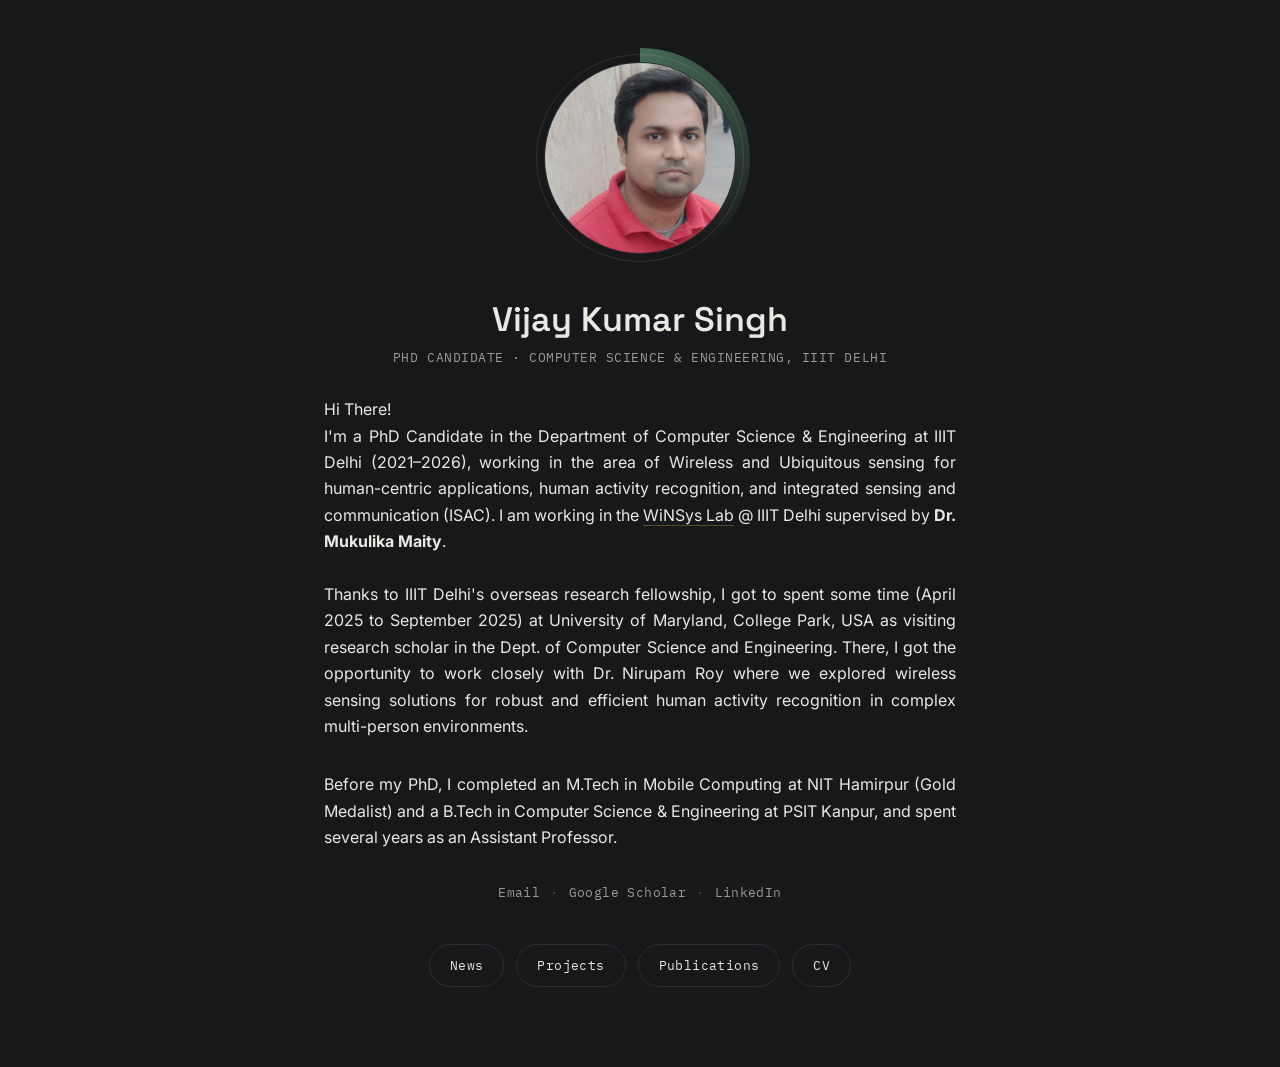
<file: index.html>
<!DOCTYPE html>
<html lang="en">
<head>
<meta charset="UTF-8">
<meta name="viewport" content="width=device-width, initial-scale=1.0">
<title>Vijay Kumar Singh</title>
<meta name="description" content="Vijay Kumar Singh — PhD Candidate at IIIT Delhi working on wireless sensing, signal processing, and integrated sensing and communication.">
<link rel="preconnect" href="https://fonts.googleapis.com">
<link rel="preconnect" href="https://fonts.gstatic.com" crossorigin>
<link href="https://fonts.googleapis.com/css2?family=Space+Grotesk:wght@500;600;700&family=Inter:wght@400;500;600&family=IBM+Plex+Mono:wght@400;500&display=swap" rel="stylesheet">
<link rel="stylesheet" href="style.css">
</head>
<body>
<main class="container hero">

  <!-- Radar-sweep avatar. To use a real photo, replace the avatar-wrap
       contents with: <img src="images/your-photo.jpg" alt="Vijay Kumar Singh"> -->
  <div class="radar-wrap" aria-hidden="true">
    <div class="radar-ring r1"></div>
    <div class="radar-ring r2"></div>
    <div class="radar-ring r3"></div>
    <div class="radar-sweep"></div>
    <div class="avatar-wrap">
      <div class="avatar avatar-lg">
        <img src="vijay.jpg" alt="Vijay Kumar Singh">
      </div>
    </div>
  </div>

  <h1 class="name">Vijay Kumar Singh</h1>
  <p class="tagline">PhD Candidate · Computer Science &amp; Engineering, IIIT Delhi</p>

  <p class="bio">
    Hi There! <br> 
    I'm a PhD Candidate in the Department of Computer Science &amp;
    Engineering at IIIT Delhi (2021&ndash;2026), working in the area of Wireless and Ubiquitous sensing for 
    human-centric applications, human activity recognition, and
    integrated sensing and communication (ISAC). I am working in the 
    <a href="https://cse.iitm.ac.in/~mukulika/lab-website/index.html" target="_blank" rel="noopener">WiNSys Lab</a> @ IIIT Delhi supervised by
    <strong>Dr. Mukulika Maity</strong>. 
    <!-- My doctoral research focus on,
    &ldquo;Towards Enabling Ubiquitous, Robust, Lightweight, and
    Resource-Efficient WiFi Sensing,&rdquo; focuses on building WiFi sensing
    systems that provide robust and real-time activity recognition utilizing with WiFi infrastructure 
    for human-centric applications. -->
      <br>
      <br>
      Thanks to IIIT Delhi's overseas research fellowship, I got to spent some time (April 2025 to September 2025) at 
      University of Maryland, College Park, USA as visiting 
      research scholar in the Dept. of Computer Science and Engineering. There, 
      I got the opportunity to work closely with Dr. Nirupam Roy 
      where we explored wireless sensing solutions for robust and efficient human activity 
      recognition in complex multi-person environments.

  </p>

  <p class="bio">
    Before my PhD, I completed an M.Tech in Mobile Computing at NIT Hamirpur
    (Gold Medalist) and a B.Tech in Computer Science &amp; Engineering at
    PSIT Kanpur, and spent several years as an Assistant Professor. 
    <!-- I've
    also been a Visiting Research Scholar at the University of Maryland,
    College Park (with Dr. Nirupam Roy) and at IIT Madras (with
    Dr. Mukulika Maity and Dr. Ayon Chakraborty). -->
  </p>

  <!-- TODO: paste your actual Google Scholar profile URL below (the PDF
       didn't expose the hyperlink target, only the "Google Scholar" text). -->
  <p class="social-row">
    <a href="mailto:vijaysi@iiitd.ac.in">Email</a><span class="sep">·</span><a href="https://scholar.google.com/citations?hl=en&user=kNr-Pc0AAAAJ&view_op=list_works&sortby=pubdate" rel="noopener">Google Scholar</a><span class="sep">·</span><a href="https://www.linkedin.com/in/vijaykrsingh"  rel="noopener">LinkedIn</a>
  </p>

  <nav class="nav-pills">
    <a href="news.html">News</a>
    <a href="projects.html">Projects</a>
    <a href="publications.html">Publications</a>
    <a href="cv.pdf">CV</a>
  </nav>

</main>
</body>
</html>
</file>
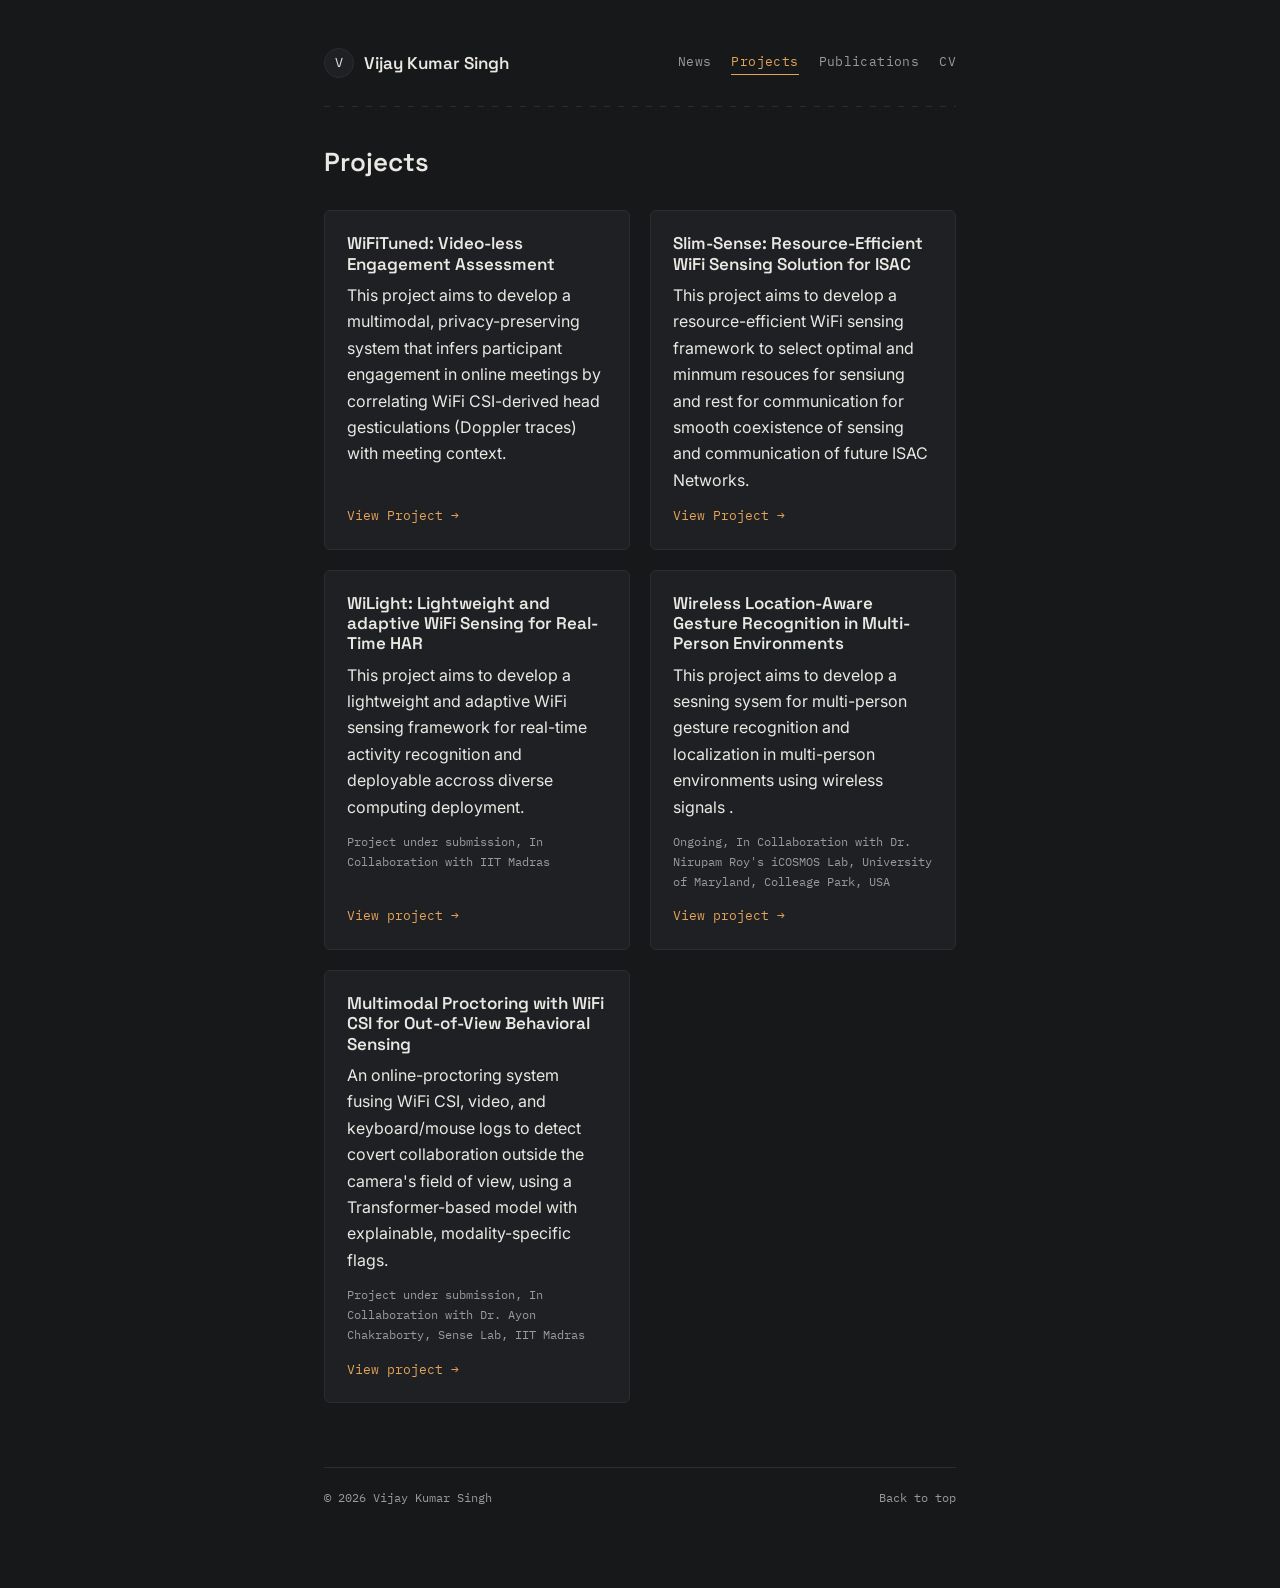
<file: projects.html>
<!DOCTYPE html>
<html lang="en">
<head>
<meta charset="UTF-8">
<meta name="viewport" content="width=device-width, initial-scale=1.0">
<title>Projects | Vijay Kumar Singh</title>
<link rel="preconnect" href="https://fonts.googleapis.com">
<link rel="preconnect" href="https://fonts.gstatic.com" crossorigin>
<link href="https://fonts.googleapis.com/css2?family=Space+Grotesk:wght@500;600;700&family=Inter:wght@400;500;600&family=IBM+Plex+Mono:wght@400;500&display=swap" rel="stylesheet">
<link rel="stylesheet" href="style.css">
</head>
<body>
<div class="container">

  <header class="site-header">
    <a class="brand" href="index.html">
      <span class="avatar avatar-sm">V</span>
      <span class="brand-name">Vijay Kumar Singh</span>
    </a>
    <nav class="site-nav">
      <a href="news.html">News</a>
      <a href="projects.html" class="active">Projects</a>
      <a href="publications.html">Publications</a>
      <a href="cv.pdf">CV</a>
    </nav>
  </header>
  <div class="waveform-divider"></div>

  <h1 class="page-title">Projects</h1>

  <div class="project-grid">

    <article class="project-card">
      <h2>WiFiTuned: Video-less Engagement Assessment</h2>
      <p class="project-desc">This project aims to develop a multimodal, privacy-preserving system that infers participant engagement in online meetings by correlating WiFi CSI-derived head gesticulations (Doppler traces) with meeting context.</p>
      <!-- <p class="project-people">Vijay Kumar Singh, IIIT Delhi</p> -->
      <a class="project-link" href="wifituned.html"  rel="noopener">View Project &rarr;</a>
    </article>

    <article class="project-card">
      <h2>Slim-Sense: Resource-Efficient WiFi Sensing Solution for ISAC</h2>
      <p class="project-desc">This project aims to develop a resource-efficient WiFi sensing framework to select optimal and minmum resouces for sensiung and rest for communication for smooth coexistence of sensing and communication of future ISAC Networks.</p>
      <!-- <p class="project-people">Vijay Kumar Singh, IIIT Delhi</p> -->
      <a class="project-link" href="slimsense.html" rel="noopener">View Project &rarr;</a>
    </article>
    <!-- https://doi.org/10.1145/3712271 -->

    <article class="project-card">
      <h2>WiLight: Lightweight and adaptive WiFi Sensing for Real-Time HAR</h2>
      <p class="project-desc"> This project aims to develop a  lightweight and adaptive WiFi sensing framework for real-time activity recognition and deployable accross diverse computing deployment.</p>
      <p class="project-people">Project under submission, In Collaboration with IIT Madras  </p>
      <a class="project-link" href="#">View project &rarr;</a>
    </article>

    

    

    <article class="project-card">
      <h2>Wireless Location-Aware Gesture Recognition in Multi-Person Environments</h2>
      <p class="project-desc">This project aims to develop a sesning sysem for multi-person gesture recognition and localization in multi-person environments using wireless signals .</p>
      <p class="project-people">Ongoing, In Collaboration with Dr. Nirupam Roy's iCOSMOS Lab, University of Maryland, Colleage Park, USA</p>
      <a class="project-link" href="#">View project &rarr;</a>
    </article>

    <article class="project-card">
      <h2>Multimodal Proctoring with WiFi CSI for Out-of-View Behavioral Sensing</h2>
      <p class="project-desc">An online-proctoring system fusing WiFi CSI, video, and keyboard/mouse logs to detect covert collaboration outside the camera's field of view, using a Transformer-based model with explainable, modality-specific flags.</p>
      <p class="project-people">Project under submission, In Collaboration with Dr. Ayon Chakraborty, Sense Lab, IIT Madras</p>
      <a class="project-link" href="#">View project &rarr;</a>
    </article>

  </div>

  <footer class="site-footer">
    <span>&copy; 2026 Vijay Kumar Singh</span>
    <a href="#top">Back to top</a>
  </footer>

</div>
</body>
</html>
</file>
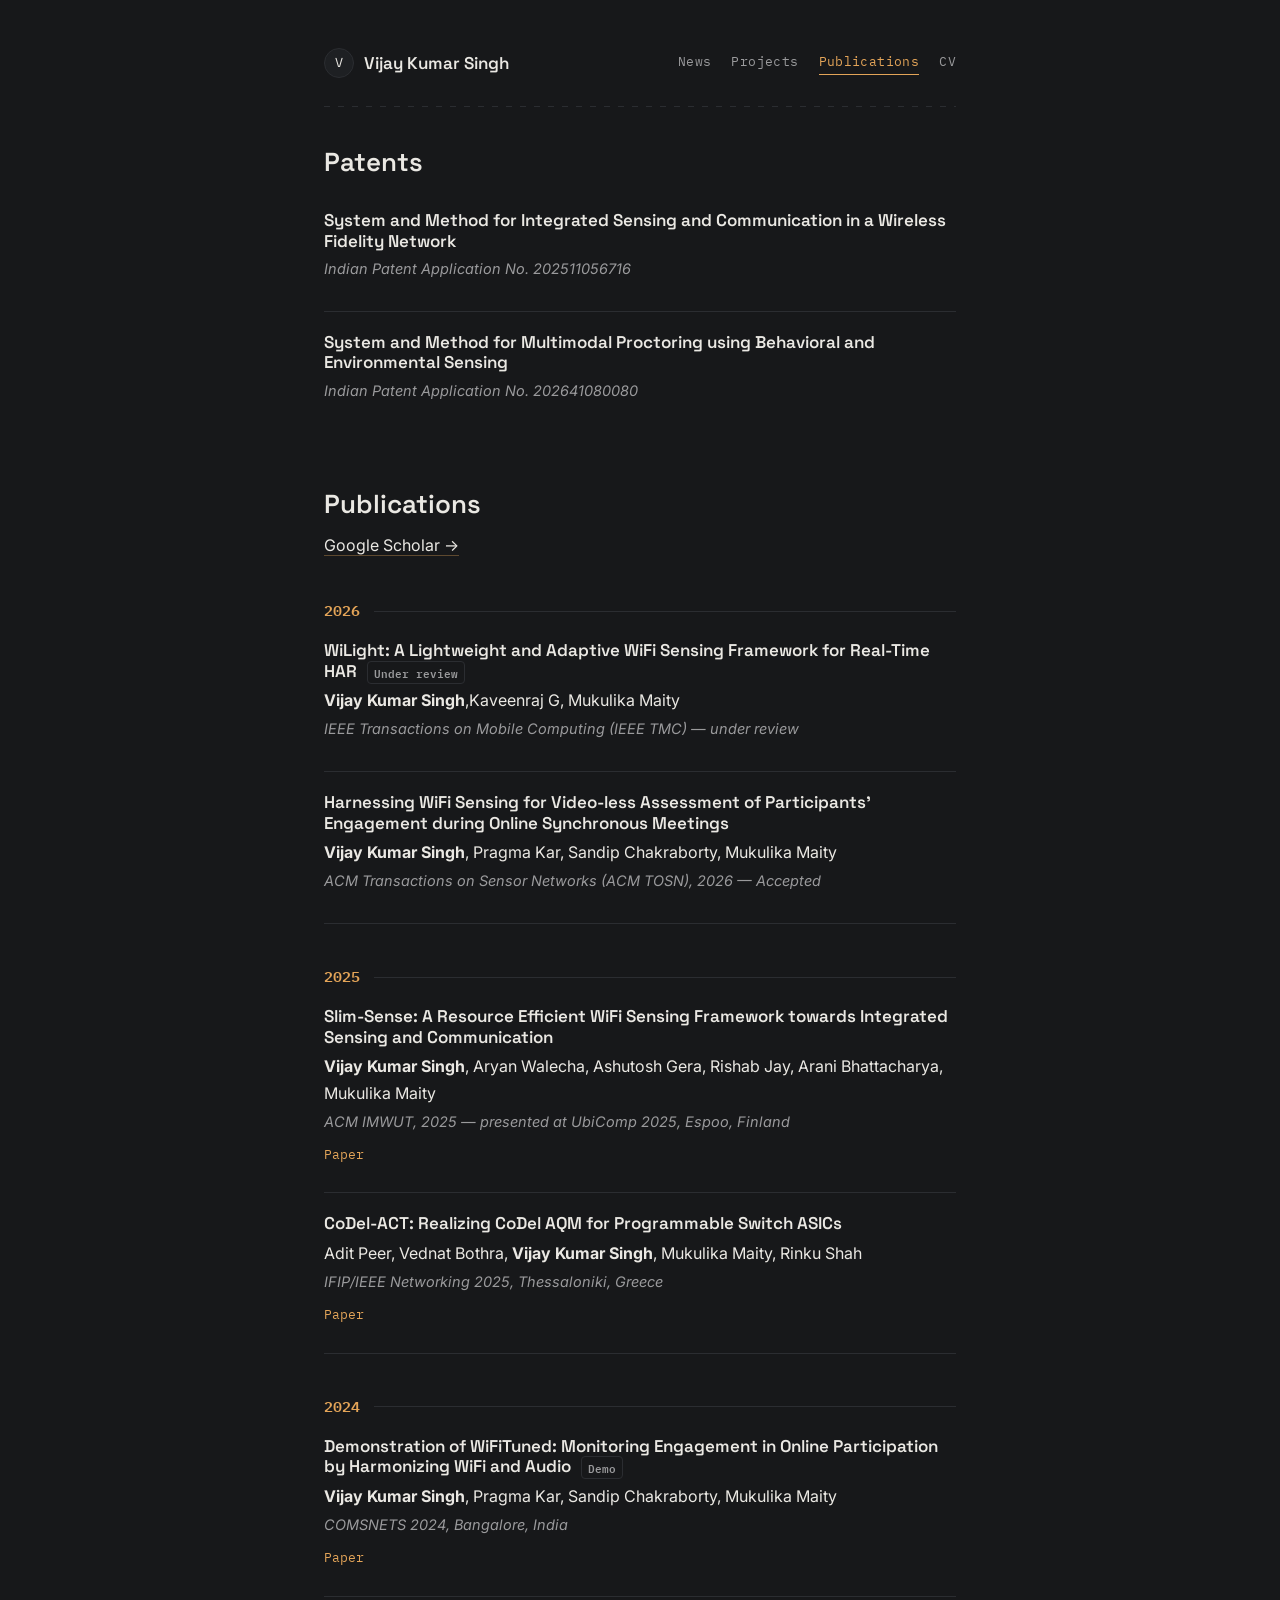
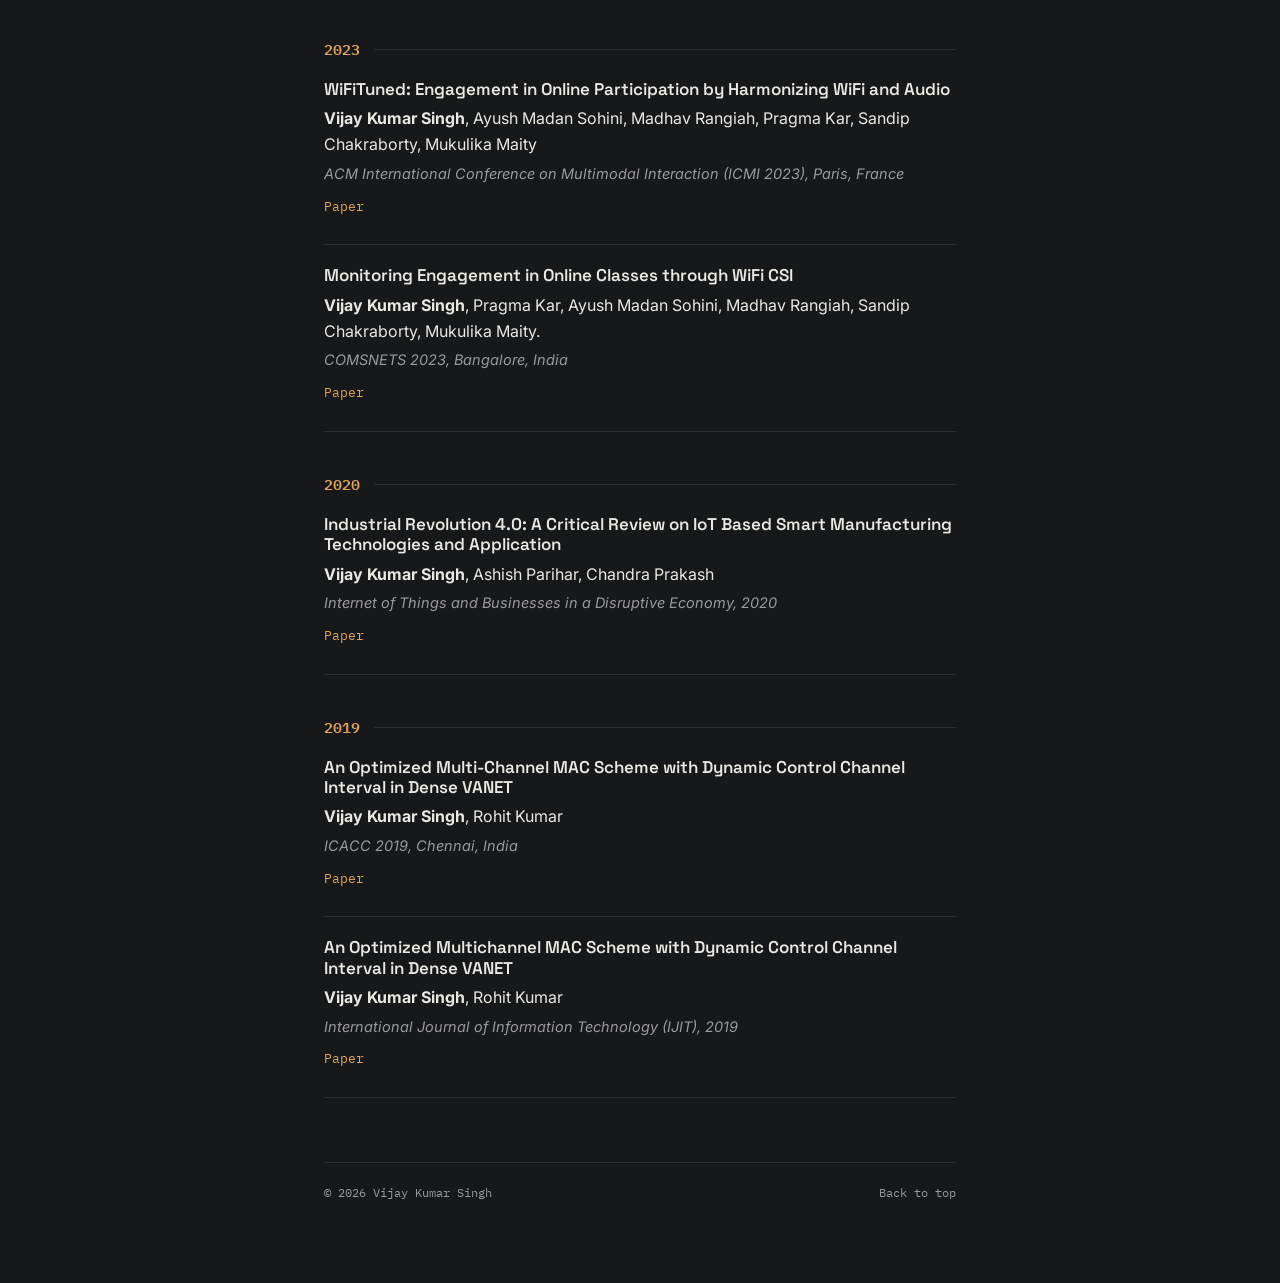
<file: publications.html>
<!DOCTYPE html>
<html lang="en">
<head>
<meta charset="UTF-8">
<meta name="viewport" content="width=device-width, initial-scale=1.0">
<title>Publications | Vijay Kumar Singh</title>
<link rel="preconnect" href="https://fonts.googleapis.com">
<link rel="preconnect" href="https://fonts.gstatic.com" crossorigin>
<link href="https://fonts.googleapis.com/css2?family=Space+Grotesk:wght@500;600;700&family=Inter:wght@400;500;600&family=IBM+Plex+Mono:wght@400;500&display=swap" rel="stylesheet">
<link rel="stylesheet" href="style.css">
</head>
<body>
<div class="container">

  <header class="site-header">
    <a class="brand" href="index.html">
      <span class="avatar avatar-sm">V</span>
      <span class="brand-name">Vijay Kumar Singh</span>
    </a>
    <nav class="site-nav">
      <a href="news.html">News</a>
      <a href="projects.html">Projects</a>
      <a href="publications.html" class="active">Publications</a>
      <a href="cv.pdf">CV</a>
    </nav>
  </header>
  <div class="waveform-divider"></div>

  <h1 class="page-title">Patents</h1>

  <article class="pub">
    <h3 class="pub-title">System and Method for Integrated Sensing and Communication in a Wireless Fidelity Network</h3>
    <p class="pub-venue">Indian Patent Application No. 202511056716</p>
  </article>

  <article class="pub" style="border-bottom:none;">
    <h3 class="pub-title">System and Method for Multimodal Proctoring using Behavioral and Environmental Sensing</h3>
    <p class="pub-venue">Indian Patent Application No. 202641080080</p>
  </article>

  <h1 class="page-title" style="margin-top:56px;">Publications</h1>
  <!-- TODO: paste your actual Google Scholar profile URL here -->
  <p style="margin-top:-20px;"><a href="https://scholar.google.com/citations?user=kNr-Pc0AAAAJ&hl=en"  rel="noopener">Google Scholar &rarr;</a></p>

  <!-- Author lists aren't shown per-paper on the CV, only the paper titles
       and venues — replace "et al." below with the full author list for
       each paper. -->

  <div class="year-heading"><h2>2026</h2><div class="rule"></div></div>

  <article class="pub">
    <h3 class="pub-title">WiLight: A Lightweight and Adaptive WiFi Sensing Framework for Real-Time HAR <span class="pub-tag">Under review</span></h3>
    <p class="pub-authors"><strong>Vijay Kumar Singh</strong>,Kaveenraj G, Mukulika Maity</p>
    <p class="pub-venue">IEEE Transactions on Mobile Computing (IEEE TMC) — under review</p>
  </article>

  <article class="pub">
    <h3 class="pub-title">Harnessing WiFi Sensing for Video-less Assessment of Participants' Engagement during Online Synchronous Meetings</h3>
    <p class="pub-authors"><strong>Vijay Kumar Singh</strong>, Pragma Kar, Sandip Chakraborty, Mukulika Maity</p>
    <p class="pub-venue">ACM Transactions on Sensor Networks (ACM TOSN), 2026 — Accepted </p>
  </article>

  

  <div class="year-heading"><h2>2025</h2><div class="rule"></div></div>

  <article class="pub">
    <h3 class="pub-title">Slim-Sense: A Resource Efficient WiFi Sensing Framework towards Integrated Sensing and Communication</h3>
    <p class="pub-authors"><strong>Vijay Kumar Singh</strong>, Aryan Walecha, Ashutosh Gera, Rishab Jay, Arani Bhattacharya, Mukulika Maity</p>
    <p class="pub-venue">ACM IMWUT, 2025 — presented at UbiComp 2025, Espoo, Finland</p>
    <div class="pub-links">
      <a href="https://doi.org/10.1145/3712271" target="_blank" rel="noopener">Paper</a>
    </div>
  </article>

  <article class="pub">
    <h3 class="pub-title">CoDel-ACT: Realizing CoDel AQM for Programmable Switch ASICs</h3>
    <p class="pub-authors">Adit Peer, Vednat Bothra, <strong>Vijay Kumar Singh</strong>, Mukulika Maity, Rinku Shah</p>
    <p class="pub-venue">IFIP/IEEE Networking 2025, Thessaloniki, Greece</p>
    <div class="pub-links">
      <a href="https://doi.org/10.23919/IFIPNetworking62109.2024.10619729" target="_blank" rel="noopener">Paper</a>
    </div>
  </article>

  

  <div class="year-heading"><h2>2024</h2><div class="rule"></div></div>
  <article class="pub">
    <h3 class="pub-title">Demonstration of WiFiTuned: Monitoring Engagement in Online Participation by Harmonizing WiFi and Audio <span class="pub-tag">Demo</span></h3>
    <p class="pub-authors"><strong>Vijay Kumar Singh</strong>, Pragma Kar, Sandip Chakraborty, Mukulika Maity</p>
    <p class="pub-venue">COMSNETS 2024, Bangalore, India</p>
    <div class="pub-links">
      <a href="https://doi.org/10.1109/COMSNETS56262.2023.10041341" target="_blank" rel="noopener">Paper</a>
    </div>
  </article>

  <div class="year-heading"><h2>2023</h2><div class="rule"></div></div>

  <article class="pub">
    <h3 class="pub-title">WiFiTuned: Engagement in Online Participation by Harmonizing WiFi and Audio</h3>
    <p class="pub-authors"><strong>Vijay Kumar Singh</strong>, Ayush Madan Sohini, Madhav Rangiah, Pragma Kar, Sandip Chakraborty, Mukulika Maity </p>
    <p class="pub-venue">ACM International Conference on Multimodal Interaction (ICMI 2023), Paris, France</p>
    <div class="pub-links">
      <a href="https://dl.acm.org/doi/pdf/10.1145/3577190.3614108" target="_blank" rel="noopener">Paper</a>
    </div>
  </article>

  <article class="pub">
    <h3 class="pub-title">Monitoring Engagement in Online Classes through WiFi CSI</h3>
    <p class="pub-authors"><strong>Vijay Kumar Singh</strong>,  Pragma Kar, Ayush Madan Sohini, Madhav Rangiah, Sandip Chakraborty, Mukulika Maity.</p>
    <p class="pub-venue">COMSNETS 2023, Bangalore, India</p>
    <div class="pub-links">
      <a href="https://ieeexplore.ieee.org/stamp/stamp.jsp?tp=&arnumber=10041341"  rel="noopener">Paper</a>
    </div>
  </article>

  <div class="year-heading"><h2>2020</h2><div class="rule"></div></div>
  <article class="pub">
    <h3 class="pub-title">Industrial Revolution 4.0: A Critical Review on IoT Based Smart Manufacturing Technologies and Application</h3>
    <p class="pub-authors"><strong>Vijay Kumar Singh</strong>, Ashish Parihar, Chandra Prakash</p>
    <p class="pub-venue">Internet of Things and Businesses in a Disruptive Economy, 2020</p>
    <div class="pub-links">
      <a href="https://www.researchgate.net/profile/Ashish-Parihar-5/publication/359159598_Industrial_Revolution_40_A_Critical_Review_on_IoT_Based_Smart_Manufacturing_Technologies_Application/links/622b1a8e3c53d31ba4ba45b7/Industrial-Revolution-40-A-Critical-Review-on-IoT-Based-Smart-Manufacturing-Technologies-Application.pdf"  rel="noopener">Paper</a>
    </div>
  </article>

  

  <div class="year-heading"><h2>2019</h2><div class="rule"></div></div>

  <article class="pub">
    <h3 class="pub-title">An Optimized Multi-Channel MAC Scheme with Dynamic Control Channel Interval in Dense VANET</h3>
    <p class="pub-authors"><strong>Vijay Kumar Singh</strong>, Rohit Kumar</p>
    <p class="pub-venue">ICACC 2019, Chennai, India</p>
    <div class="pub-links">
      <a href="https://doi.org/10.1016/j.procs.2018.10.444"  rel="noopener">Paper</a>
    </div>
  </article>

  <article class="pub">
    <h3 class="pub-title">An Optimized Multichannel MAC Scheme with Dynamic Control Channel Interval in Dense VANET</h3>
    <p class="pub-authors"><strong>Vijay Kumar Singh</strong>, Rohit Kumar</p>
    <p class="pub-venue">International Journal of Information Technology (IJIT), 2019</p>
    <div class="pub-links">
      <a href="https://doi.org/10.1007/s41870-019-00292-z" rel="noopener">Paper</a>
    </div>
  </article>

  <footer class="site-footer">
    <span>&copy; 2026 Vijay Kumar Singh</span>
    <a href="#top">Back to top</a>
  </footer>

</div>
</body>
</html>
</file>
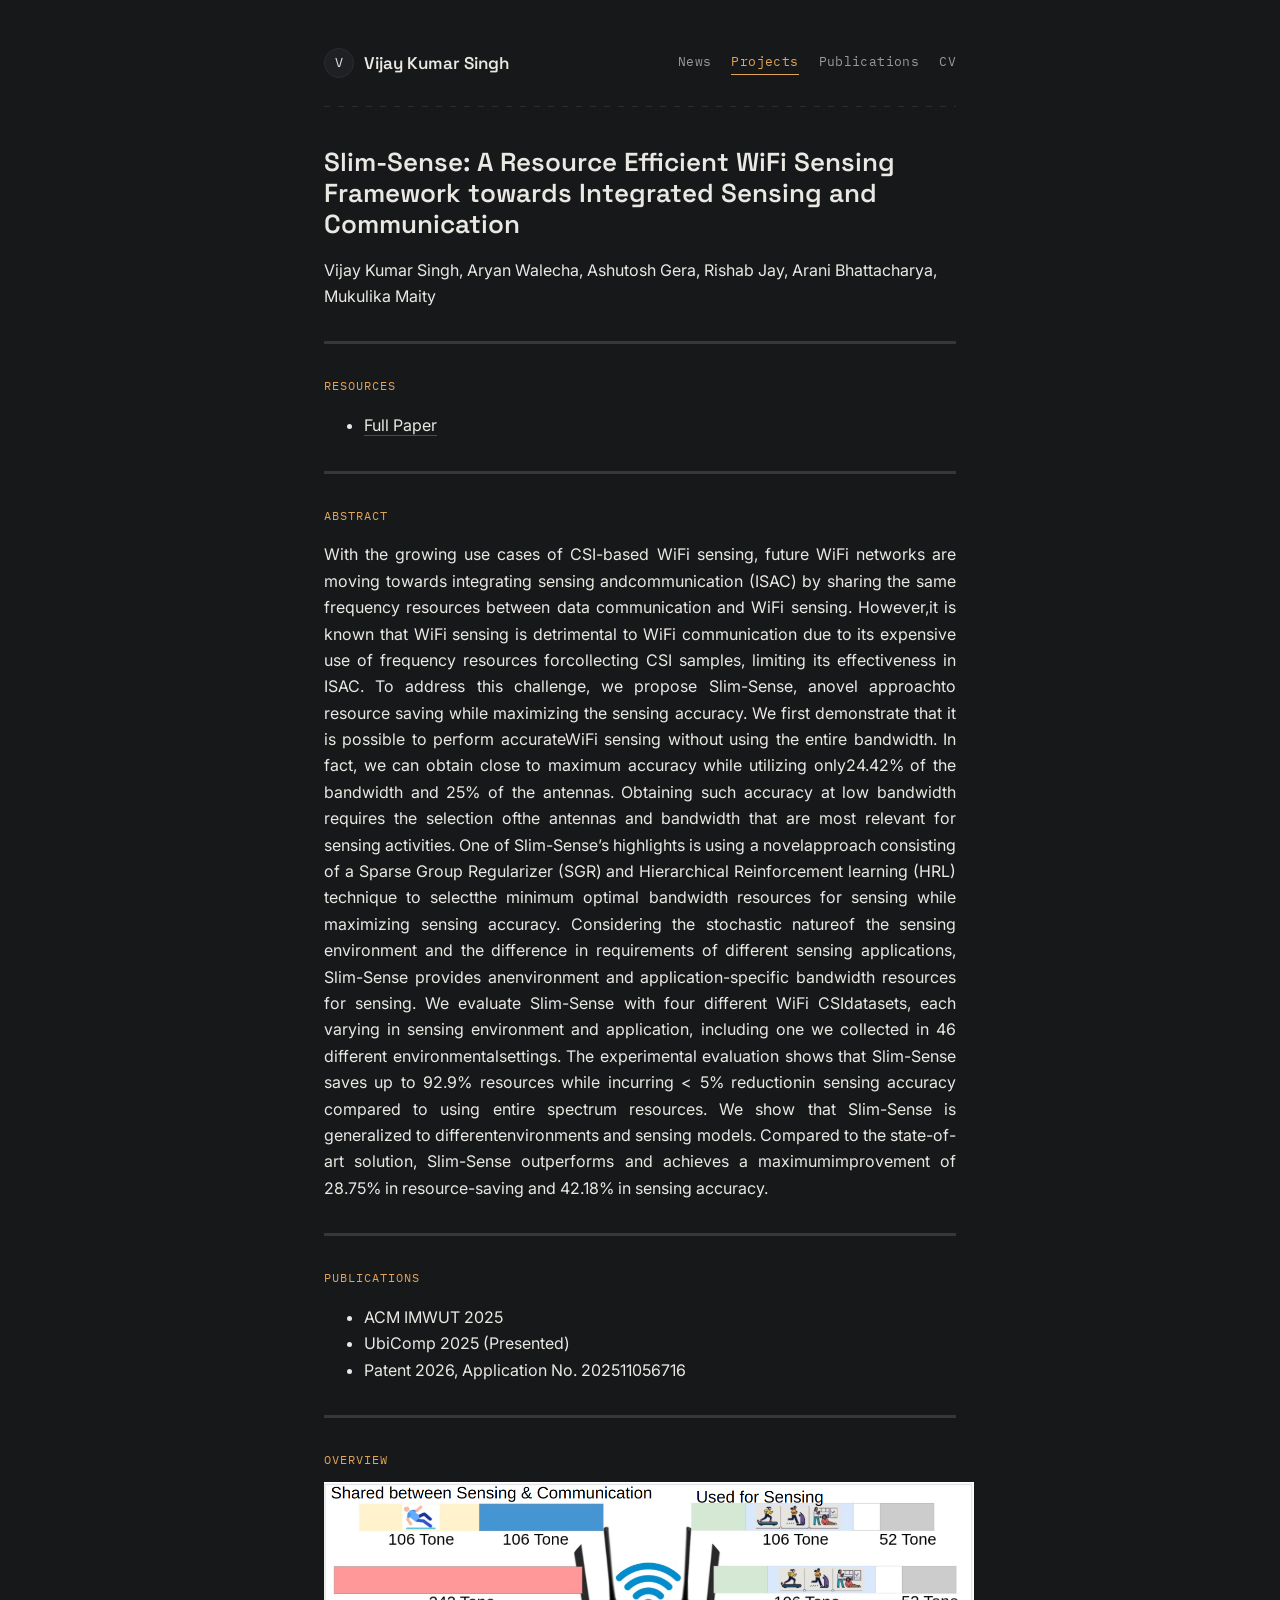
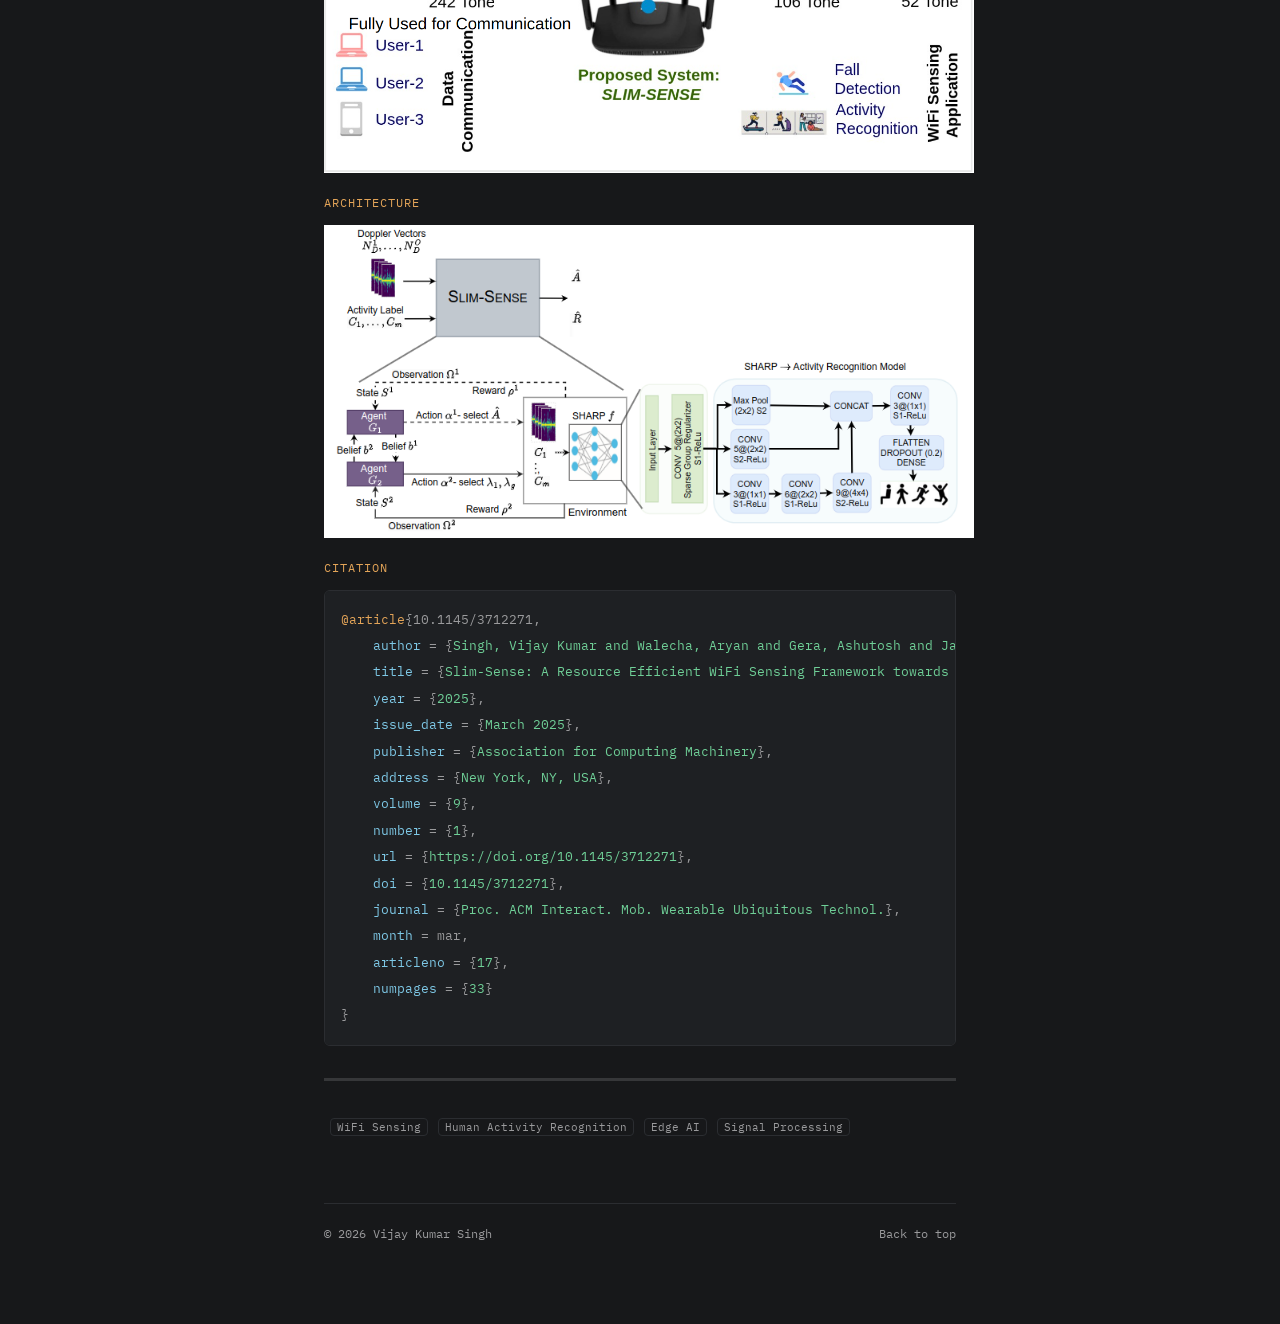
<file: slimsense.html>
<!DOCTYPE html>
<html lang="en">
<head>
<meta charset="UTF-8">
<meta name="viewport" content="width=device-width, initial-scale=1.0">
<title>Slim-Sense | Vijay Kumar Singh</title>
<meta name="description" content="Slim-Sense: A Resource Efficient WiFi Sensing Framework towards Integrated Sensing and Communication.">
<link rel="preconnect" href="https://fonts.googleapis.com">
<link rel="preconnect" href="https://fonts.gstatic.com" crossorigin>
<link href="https://fonts.googleapis.com/css2?family=Space+Grotesk:wght@500;600;700&family=Inter:wght@400;500;600&family=IBM+Plex+Mono:wght@400;500&display=swap" rel="stylesheet">
<link rel="stylesheet" href="style.css">
</head>
<body>
<div class="container">

  <header class="site-header">
    <a class="brand" href="../index.html">
      <span class="avatar avatar-sm">V</span>
      <span class="brand-name">Vijay Kumar Singh</span>
    </a>
    <nav class="site-nav">
      <a href="news.html">News</a>
      <a href="projects.html" class="active">Projects</a>
      <a href="publications.html">Publications</a>
      <a href="cv.pdf">CV</a>
    </nav>
  </header>
  <div class="waveform-divider"></div>

  <h1 class="page-title" style="margin-bottom:8px;">Slim-Sense: A Resource Efficient WiFi Sensing Framework towards Integrated Sensing and Communication</h1>
  <p class="project-authors">Vijay Kumar Singh, Aryan Walecha, Ashutosh Gera, Rishab Jay, Arani Bhattacharya, Mukulika Maity  </p>

  <hr class="rule-full">

  <p class="eyebrow">Resources</p>
  <div class="resource-links">
    <!-- <span class="disabled">Paper (under review)</span> -->
        <ul>
        <li> <a href="https://dl.acm.org/doi/pdf/10.1145/3712271"  rel="noopener">Full Paper</a></li>
         <!-- <br> -->
        <!-- <li> <a href="https://ieeexplore.ieee.org/stamp/stamp.jsp?tp=&arnumber=10041341"  rel="noopener">Poster Paper</a></li> -->
        <ul>
  </div>
  <hr class="rule-full">

  <p class="eyebrow">Abstract</p>
  <p class="bio">
    With the growing use cases of CSI-based WiFi sensing, future WiFi networks are moving towards integrating sensing 
    andcommunication (ISAC) by sharing the same frequency resources between data communication and WiFi sensing. 
    However,it is known that WiFi sensing is detrimental to WiFi communication due to its expensive use of frequency 
    resources forcollecting CSI samples, limiting its effectiveness in ISAC. To address this challenge, we propose 
    Slim-Sense, anovel approachto resource saving while maximizing the sensing accuracy. We first demonstrate that 
    it is possible to perform accurateWiFi sensing without using the entire bandwidth. In fact, we can obtain close 
    to maximum accuracy while utilizing only24.42% of the bandwidth and 25% of the antennas. Obtaining such accuracy 
    at low bandwidth requires the selection ofthe antennas and bandwidth that are most relevant for sensing activities.
     One of Slim-Sense’s highlights is using a novelapproach consisting of a Sparse Group Regularizer (SGR) and 
     Hierarchical Reinforcement learning (HRL) technique to selectthe minimum optimal bandwidth resources for sensing 
     while maximizing sensing accuracy. Considering the stochastic natureof the sensing environment and the difference 
     in requirements of different sensing applications, Slim-Sense provides anenvironment and application-specific 
     bandwidth resources for sensing. We evaluate Slim-Sense with four different WiFi CSIdatasets, each varying in 
     sensing environment and application, including one we collected in 46 different environmentalsettings. 
     The experimental evaluation shows that Slim-Sense saves up to 92.9% resources while incurring < 5% 
     reductionin sensing accuracy compared to using entire spectrum resources. We show that Slim-Sense is 
     generalized to differentenvironments and sensing models. Compared to the state-of-art solution, 
     Slim-Sense outperforms 
    and achieves a maximumimprovement of 28.75% in resource-saving and 42.18% in sensing accuracy.
  </p>

  <hr class="rule-full">

  <p class="eyebrow">Publications</p>

  <p>
    <ul>
        <li> ACM IMWUT 2025 </li>
        <li> UbiComp 2025 (Presented) </li>
        <li> Patent 2026, Application No. 202511056716 </li>
        <!-- <li> ACM TOSN' 2026 (Publish Soon) </li> -->
        
      </ul>
  </p>
  <hr class="rule-full">

   <p class="eyebrow">Overview</p>
  <div class="figure">
    <img src="plots/slimsense_idea.png" alt="Slim-Sense Core Idea" style="max-width:650px;">
    <!-- <p class="figure-caption">Complete Overview</p> -->
  </div> 

  <p class="eyebrow">Architecture</p>
  <div class="figure">
    <img src="plots/slimsense_arch.png" alt="WiFiTuned Architecture" style="max-width:650px;">
    <!-- <p class="figure-caption">Complete Overview</p> -->
  </div> 

  <!-- <div class="figure-grid">
    <div class="figure">
      <img src="wilight/fig1.jpg" alt="">
      <p class="figure-caption">Doppler extraction</p>
    </div>
    <div class="figure">
      <img src="wilight/fig2.jpg" alt="">
      <p class="figure-caption">Pruned model</p>
    </div>
  </div>

  <hr class="rule-full"> -->
  

  <p class="eyebrow">Citation</p>
  <pre class="bibtex"><code><span class="bx-type">@article</span>{10.1145/3712271,
    <span class="bx-key">author</span> = {<span class="bx-value">Singh, Vijay Kumar and Walecha, Aryan and Gera, Ashutosh and Jay, Rishabh and Bhattacharya, Arani and Maity, Mukulika</span>},
    <span class="bx-key">title</span> = {<span class="bx-value">Slim-Sense: A Resource Efficient WiFi Sensing Framework towards Integrated Sensing and Communication</span>},
    <span class="bx-key">year</span> = {<span class="bx-value">2025</span>},
    <span class="bx-key">issue_date</span> = {<span class="bx-value">March 2025</span>},
    <span class="bx-key">publisher</span> = {<span class="bx-value">Association for Computing Machinery</span>},
    <span class="bx-key">address</span> = {<span class="bx-value">New York, NY, USA</span>},
    <span class="bx-key">volume</span> = {<span class="bx-value">9</span>},
    <span class="bx-key">number</span> = {<span class="bx-value">1</span>},
    <span class="bx-key">url</span> = {<span class="bx-value">https://doi.org/10.1145/3712271</span>},
    <span class="bx-key">doi</span> = {<span class="bx-value">10.1145/3712271</span>},
    <span class="bx-key">journal</span> = {<span class="bx-value">Proc. ACM Interact. Mob. Wearable Ubiquitous Technol.</span>},
    <span class="bx-key">month</span> = mar,
    <span class="bx-key">articleno</span> = {<span class="bx-value">17</span>},
    <span class="bx-key">numpages</span> = {<span class="bx-value">33</span>}
}</code></pre>

  <hr class="rule-full">

  <div class="tag-row">
    <span class="pub-tag">WiFi Sensing</span>
    <span class="pub-tag">Human Activity Recognition</span>
    <span class="pub-tag">Edge AI</span>
    <span class="pub-tag">Signal Processing</span>
  </div>

  <footer class="site-footer">
    <span>&copy; 2026 Vijay Kumar Singh</span>
    <a href="#top">Back to top</a>
  </footer>

</div>
</body>
</html>
</file>
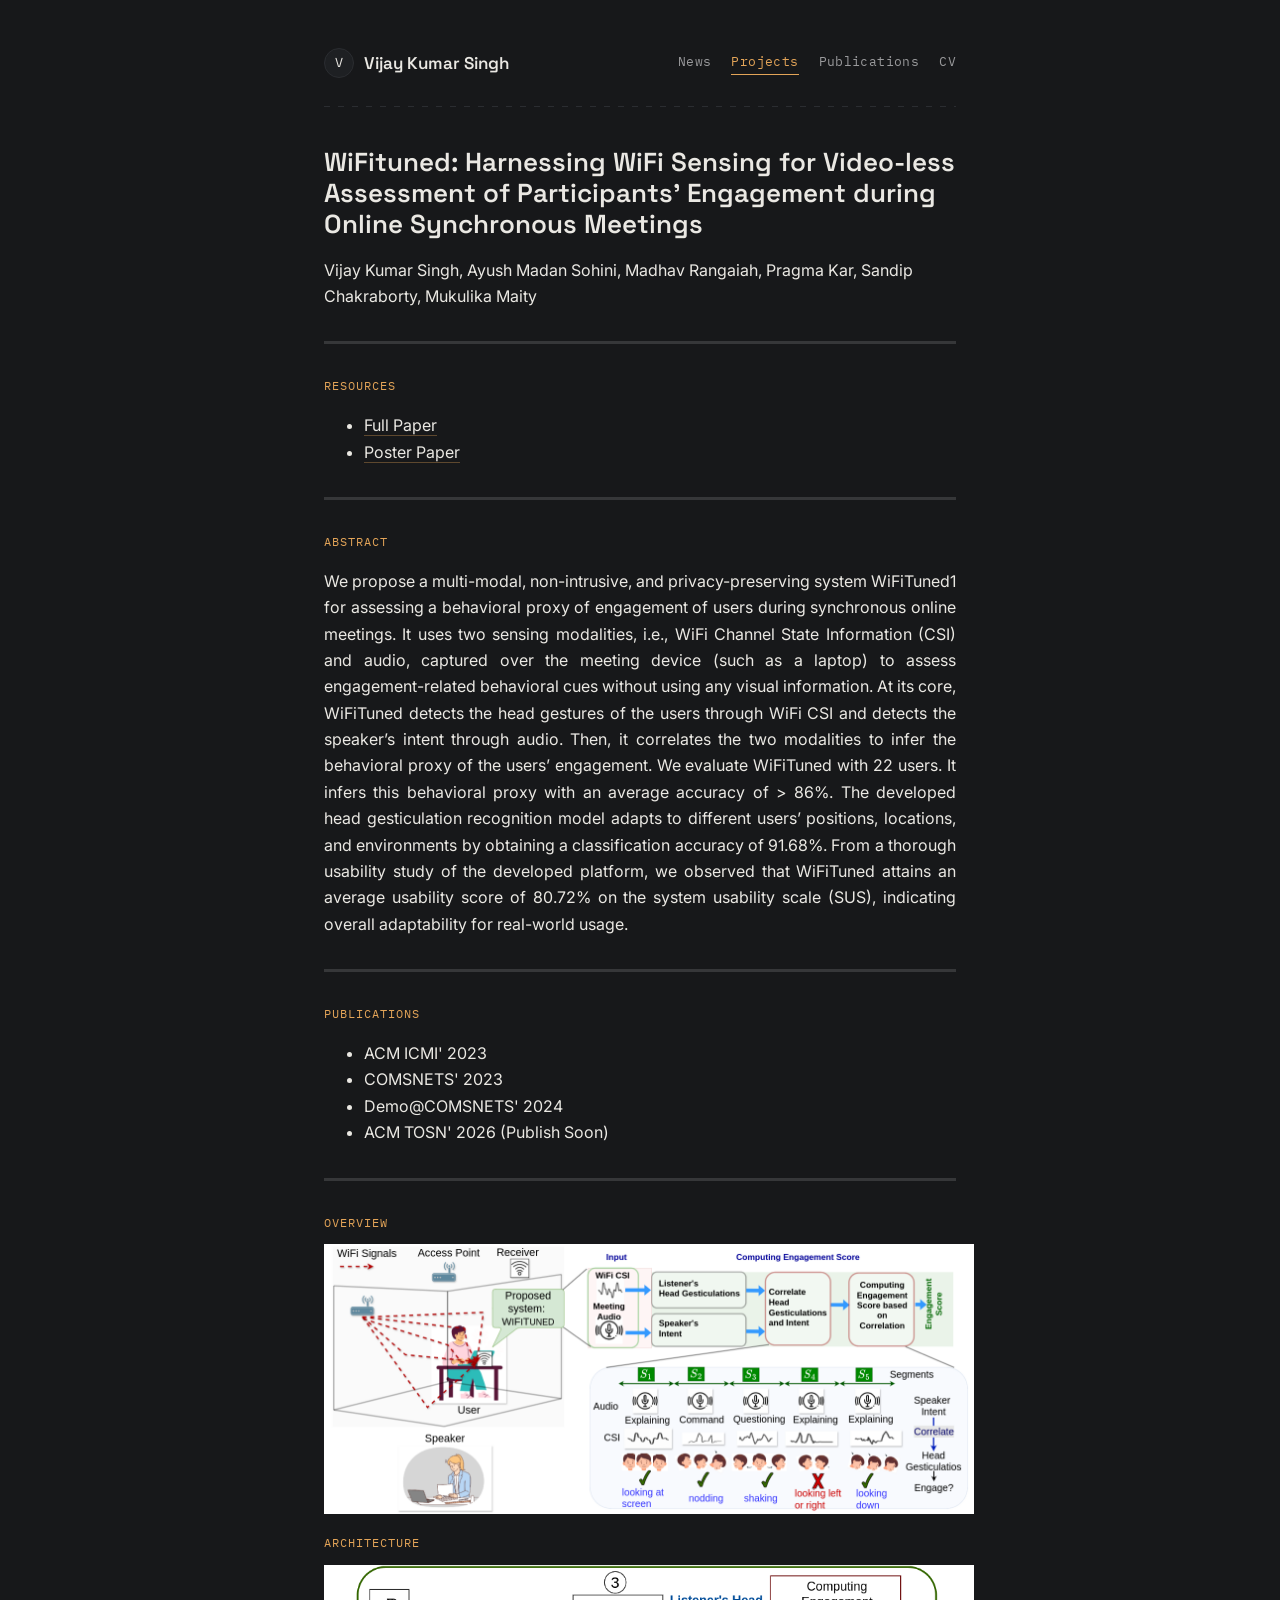
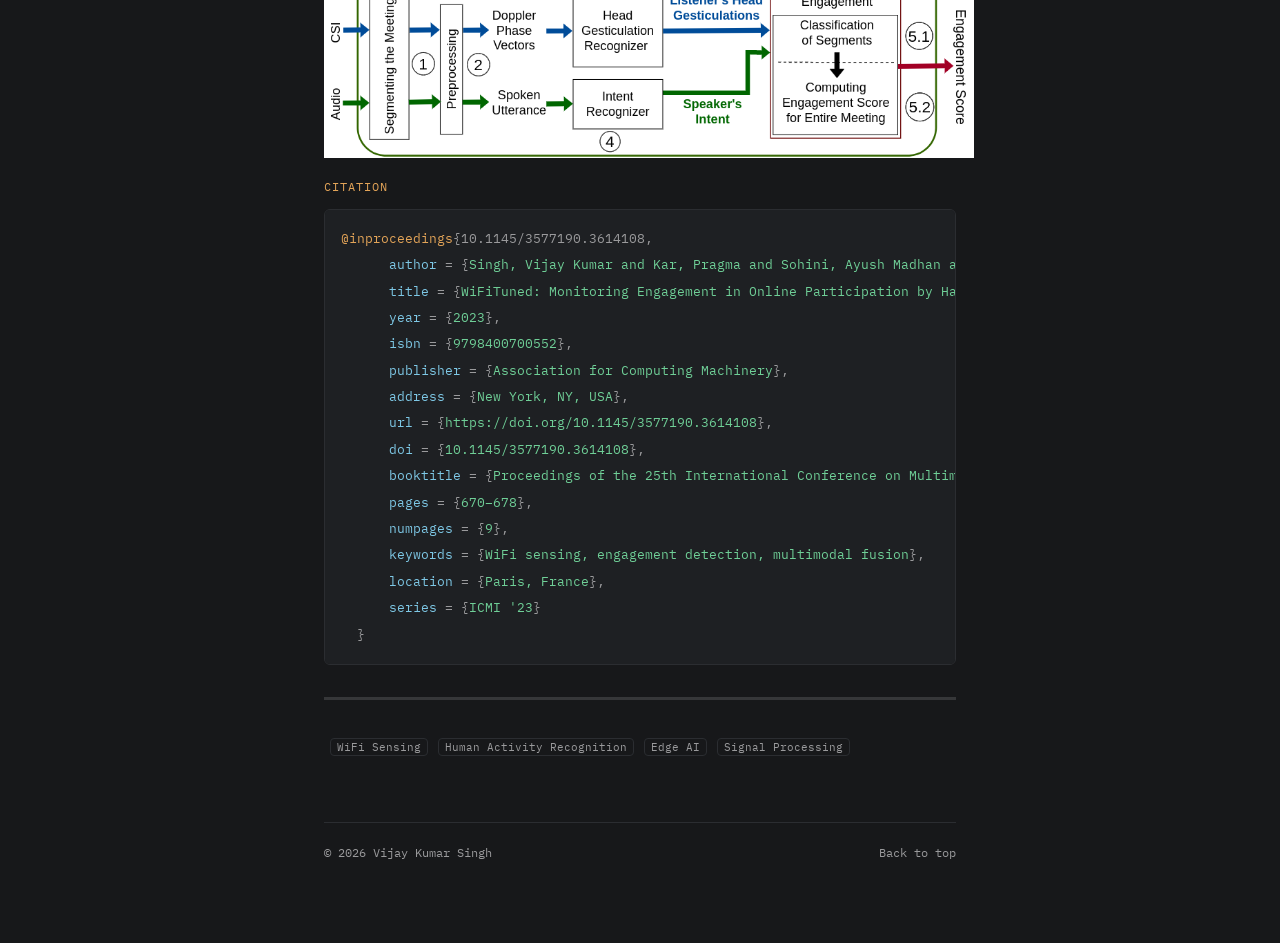
<file: wifituned.html>
<!DOCTYPE html>
<html lang="en">
<head>
<meta charset="UTF-8">
<meta name="viewport" content="width=device-width, initial-scale=1.0">
<title>WiFituned | Vijay Kumar Singh</title>
<meta name="description" content="WiFituned: Harnessing WiFi Sensing for Video-less Assessment of Participants' Engagement during Online Synchronous Meetings.">
<link rel="preconnect" href="https://fonts.googleapis.com">
<link rel="preconnect" href="https://fonts.gstatic.com" crossorigin>
<link href="https://fonts.googleapis.com/css2?family=Space+Grotesk:wght@500;600;700&family=Inter:wght@400;500;600&family=IBM+Plex+Mono:wght@400;500&display=swap" rel="stylesheet">
<link rel="stylesheet" href="style.css">
</head>
<body>
<div class="container">

  <header class="site-header">
    <a class="brand" href="../index.html">
      <span class="avatar avatar-sm">V</span>
      <span class="brand-name">Vijay Kumar Singh</span>
    </a>
    <nav class="site-nav">
      <a href="news.html">News</a>
      <a href="projects.html" class="active">Projects</a>
      <a href="publications.html">Publications</a>
      <a href="cv.pdf">CV</a>
    </nav>
  </header>
  <div class="waveform-divider"></div>

  <h1 class="page-title" style="margin-bottom:8px;">WiFituned: Harnessing WiFi Sensing for Video-less Assessment of Participants' Engagement during Online Synchronous Meetings</h1>
  <p class="project-authors">Vijay Kumar Singh, Ayush Madan Sohini, Madhav Rangaiah, Pragma Kar, Sandip Chakraborty, Mukulika Maity  </p>

  <hr class="rule-full">

  <p class="eyebrow">Resources</p>
  <div class="resource-links">
    <!-- <span class="disabled">Paper (under review)</span> -->
        <ul>
        <li> <a href="https://dl.acm.org/doi/abs/10.1145/3577190.3614108"  rel="noopener">Full Paper</a></li>
         <!-- <br> -->
        <li> <a href="https://ieeexplore.ieee.org/stamp/stamp.jsp?tp=&arnumber=10041341"  rel="noopener">Poster Paper</a></li>
        <ul>
  </div>
  <hr class="rule-full">

  <p class="eyebrow">Abstract</p>
  <p class="bio">
    We propose a multi-modal, non-intrusive, and privacy-preserving system WiFiTuned1 for 
    assessing a behavioral proxy of engagement
of users during synchronous online meetings. It uses two sensing modalities, 
i.e., WiFi Channel State Information (CSI) and audio,
captured over the meeting device (such as a laptop) to assess engagement-related behavioral 
cues without using any visual information. At its core, WiFiTuned detects the head gestures of the users through WiFi CSI and detects the speaker’s intent through audio. Then,
it correlates the two modalities to infer the behavioral proxy of the users’ engagement. We evaluate WiFiTuned with 22 users. It infers
this behavioral proxy with an average accuracy of > 86%. The developed head gesticulation recognition model adapts to different
users’ positions, locations, and environments by obtaining a classification accuracy of 91.68%. From a thorough usability study of the
developed platform, we observed that WiFiTuned attains an average usability score of 80.72% on the system usability scale (SUS),
indicating overall adaptability for real-world usage.
  </p>

  <hr class="rule-full">

  <p class="eyebrow">Publications</p>

  <p>
    <ul>
        <li> ACM ICMI' 2023 </li>
        <li> COMSNETS' 2023 </li>
        <li> Demo@COMSNETS' 2024 </li>
        <li> ACM TOSN' 2026 (Publish Soon) </li>
        
      </ul>
  </p>
  <hr class="rule-full">

   <p class="eyebrow">Overview</p>
  <div class="figure">
    <img src="plots/wifituned_overview.png" alt="WiFiTuned Overview" style="max-width:650px;">
    <!-- <p class="figure-caption">Complete Overview</p> -->
  </div> 

  <p class="eyebrow">Architecture</p>
  <div class="figure">
    <img src="plots/wifituned_end.png" alt="WiFiTuned Architecture" style="max-width:650px;">
    <!-- <p class="figure-caption">Complete Overview</p> -->
  </div> 

  <!-- <div class="figure-grid">
    <div class="figure">
      <img src="wilight/fig1.jpg" alt="">
      <p class="figure-caption">Doppler extraction</p>
    </div>
    <div class="figure">
      <img src="wilight/fig2.jpg" alt="">
      <p class="figure-caption">Pruned model</p>
    </div>
  </div>

  <hr class="rule-full"> -->
  

  <p class="eyebrow">Citation</p>
  <pre class="bibtex"><code><span class="bx-type">@inproceedings</span>{10.1145/3577190.3614108,
      <span class="bx-key">author</span> = {<span class="bx-value">Singh, Vijay Kumar and Kar, Pragma and Sohini, Ayush Madhan and Rangaiah, Madhav and Chakraborty, Sandip and Maity, Mukulika</span>},
      <span class="bx-key">title</span> = {<span class="bx-value">WiFiTuned: Monitoring Engagement in Online Participation by Harmonizing WiFi and Audio</span>},
      <span class="bx-key">year</span> = {<span class="bx-value">2023</span>},
      <span class="bx-key">isbn</span> = {<span class="bx-value">9798400700552</span>},
      <span class="bx-key">publisher</span> = {<span class="bx-value">Association for Computing Machinery</span>},
      <span class="bx-key">address</span> = {<span class="bx-value">New York, NY, USA</span>},
      <span class="bx-key">url</span> = {<span class="bx-value">https://doi.org/10.1145/3577190.3614108</span>},
      <span class="bx-key">doi</span> = {<span class="bx-value">10.1145/3577190.3614108</span>},
      <span class="bx-key">booktitle</span> = {<span class="bx-value">Proceedings of the 25th International Conference on Multimodal Interaction</span>},
      <span class="bx-key">pages</span> = {<span class="bx-value">670&ndash;678</span>},
      <span class="bx-key">numpages</span> = {<span class="bx-value">9</span>},
      <span class="bx-key">keywords</span> = {<span class="bx-value">WiFi sensing, engagement detection, multimodal fusion</span>},
      <span class="bx-key">location</span> = {<span class="bx-value">Paris, France</span>},
      <span class="bx-key">series</span> = {<span class="bx-value">ICMI '23</span>}
  }</code></pre>

  <hr class="rule-full">

  <div class="tag-row">
    <span class="pub-tag">WiFi Sensing</span>
    <span class="pub-tag">Human Activity Recognition</span>
    <span class="pub-tag">Edge AI</span>
    <span class="pub-tag">Signal Processing</span>
  </div>

  <footer class="site-footer">
    <span>&copy; 2026 Vijay Kumar Singh</span>
    <a href="#top">Back to top</a>
  </footer>

</div>
</body>
</html>
</file>
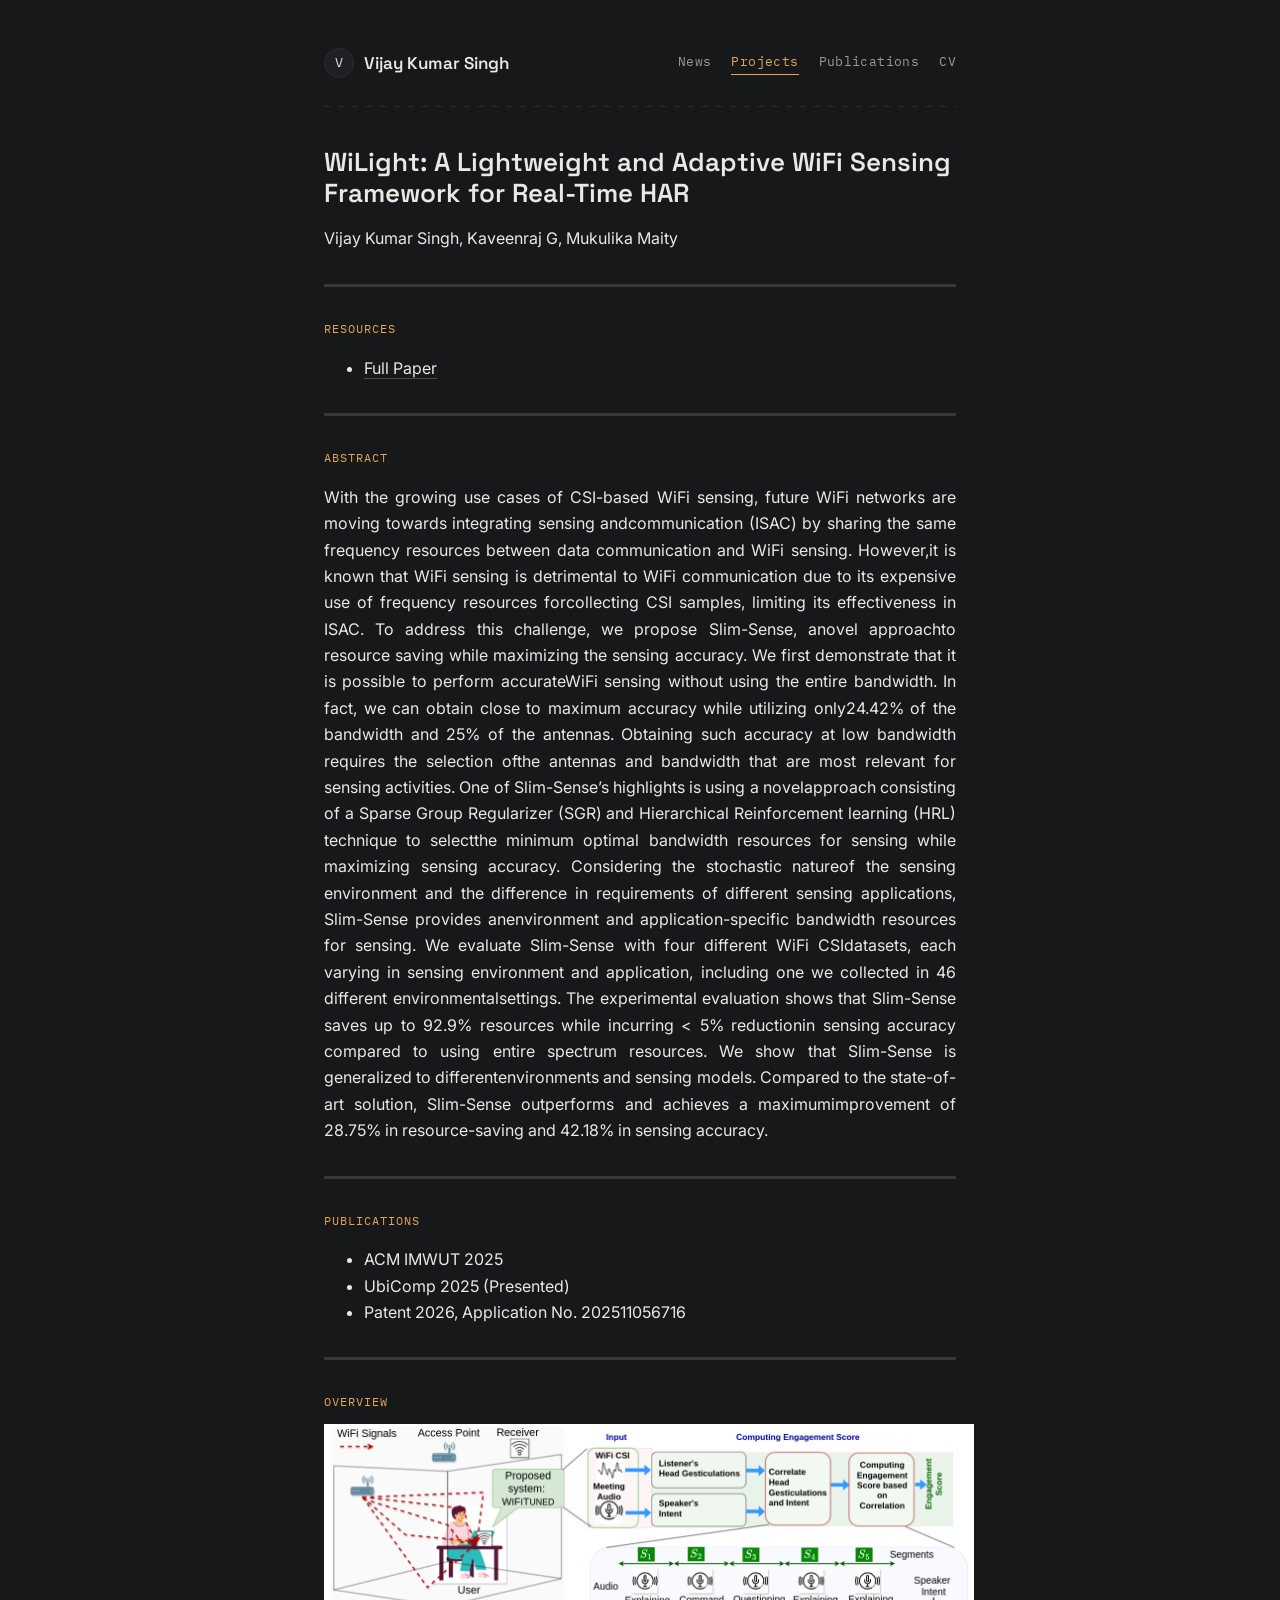
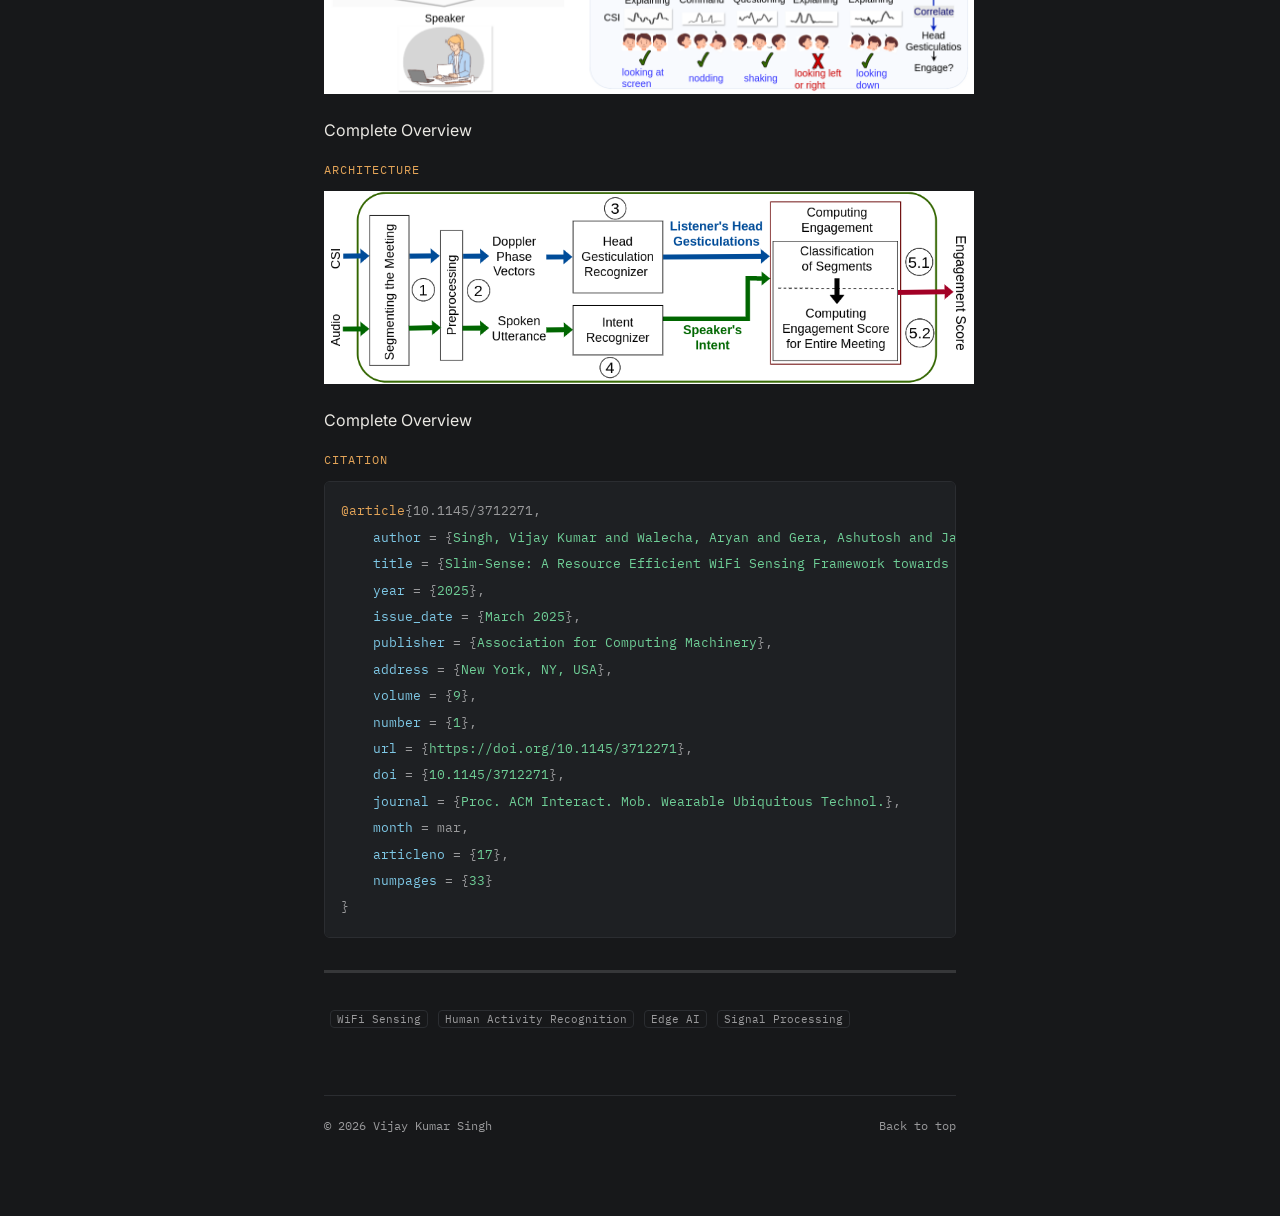
<file: wilight.html>
<!DOCTYPE html>
<html lang="en">
<head>
<meta charset="UTF-8">
<meta name="viewport" content="width=device-width, initial-scale=1.0">
<title>WiLight | Vijay Kumar Singh</title>
<meta name="description" content="WiLight: A Lightweight and Adaptive WiFi Sensing Framework for Real-Time HAR.">
<link rel="preconnect" href="https://fonts.googleapis.com">
<link rel="preconnect" href="https://fonts.gstatic.com" crossorigin>
<link href="https://fonts.googleapis.com/css2?family=Space+Grotesk:wght@500;600;700&family=Inter:wght@400;500;600&family=IBM+Plex+Mono:wght@400;500&display=swap" rel="stylesheet">
<link rel="stylesheet" href="style.css">
</head>
<body>
<div class="container">

  <header class="site-header">
    <a class="brand" href="../index.html">
      <span class="avatar avatar-sm">V</span>
      <span class="brand-name">Vijay Kumar Singh</span>
    </a>
    <nav class="site-nav">
      <a href="news.html">News</a>
      <a href="projects.html" class="active">Projects</a>
      <a href="publications.html">Publications</a>
      <a href="cv.pdf">CV</a>
    </nav>
  </header>
  <div class="waveform-divider"></div>

  <h1 class="page-title" style="margin-bottom:8px;">WiLight: A Lightweight and Adaptive WiFi Sensing Framework for Real-Time HAR</h1>
  <p class="project-authors">Vijay Kumar Singh, Kaveenraj G, Mukulika Maity  </p>

  <hr class="rule-full">

  <p class="eyebrow">Resources</p>
  <div class="resource-links">
    <!-- <span class="disabled">Paper (under review)</span> -->
        <ul>
        <li> <a href="https://dl.acm.org/doi/pdf/10.1145/3712271"  rel="noopener">Full Paper</a></li>
         <!-- <br> -->
        <!-- <li> <a href="https://ieeexplore.ieee.org/stamp/stamp.jsp?tp=&arnumber=10041341"  rel="noopener">Poster Paper</a></li> -->
        <ul>
  </div>
  <hr class="rule-full">

  <p class="eyebrow">Abstract</p>
  <p class="bio">
    With the growing use cases of CSI-based WiFi sensing, future WiFi networks are moving towards integrating sensing 
    andcommunication (ISAC) by sharing the same frequency resources between data communication and WiFi sensing. 
    However,it is known that WiFi sensing is detrimental to WiFi communication due to its expensive use of frequency 
    resources forcollecting CSI samples, limiting its effectiveness in ISAC. To address this challenge, we propose 
    Slim-Sense, anovel approachto resource saving while maximizing the sensing accuracy. We first demonstrate that 
    it is possible to perform accurateWiFi sensing without using the entire bandwidth. In fact, we can obtain close 
    to maximum accuracy while utilizing only24.42% of the bandwidth and 25% of the antennas. Obtaining such accuracy 
    at low bandwidth requires the selection ofthe antennas and bandwidth that are most relevant for sensing activities.
     One of Slim-Sense’s highlights is using a novelapproach consisting of a Sparse Group Regularizer (SGR) and 
     Hierarchical Reinforcement learning (HRL) technique to selectthe minimum optimal bandwidth resources for sensing 
     while maximizing sensing accuracy. Considering the stochastic natureof the sensing environment and the difference 
     in requirements of different sensing applications, Slim-Sense provides anenvironment and application-specific 
     bandwidth resources for sensing. We evaluate Slim-Sense with four different WiFi CSIdatasets, each varying in 
     sensing environment and application, including one we collected in 46 different environmentalsettings. 
     The experimental evaluation shows that Slim-Sense saves up to 92.9% resources while incurring < 5% 
     reductionin sensing accuracy compared to using entire spectrum resources. We show that Slim-Sense is 
     generalized to differentenvironments and sensing models. Compared to the state-of-art solution, 
     Slim-Sense outperforms 
    and achieves a maximumimprovement of 28.75% in resource-saving and 42.18% in sensing accuracy.
  </p>

  <hr class="rule-full">

  <p class="eyebrow">Publications</p>

  <p>
    <ul>
        <li> ACM IMWUT 2025 </li>
        <li> UbiComp 2025 (Presented) </li>
        <li> Patent 2026, Application No. 202511056716 </li>
        <!-- <li> ACM TOSN' 2026 (Publish Soon) </li> -->
        
      </ul>
  </p>
  <hr class="rule-full">

   <p class="eyebrow">Overview</p>
  <div class="figure">
    <img src="plots/wifituned_overview.png" alt="WiFiTuned Overview" style="max-width:650px;">
    <p class="figure-caption">Complete Overview</p>
  </div> 

  <p class="eyebrow">Architecture</p>
  <div class="figure">
    <img src="plots/wifituned_end.png" alt="WiFiTuned Architecture" style="max-width:650px;">
    <p class="figure-caption">Complete Overview</p>
  </div> 

  <!-- <div class="figure-grid">
    <div class="figure">
      <img src="wilight/fig1.jpg" alt="">
      <p class="figure-caption">Doppler extraction</p>
    </div>
    <div class="figure">
      <img src="wilight/fig2.jpg" alt="">
      <p class="figure-caption">Pruned model</p>
    </div>
  </div>

  <hr class="rule-full"> -->
  

  <p class="eyebrow">Citation</p>
  <pre class="bibtex"><code><span class="bx-type">@article</span>{10.1145/3712271,
    <span class="bx-key">author</span> = {<span class="bx-value">Singh, Vijay Kumar and Walecha, Aryan and Gera, Ashutosh and Jay, Rishabh and Bhattacharya, Arani and Maity, Mukulika</span>},
    <span class="bx-key">title</span> = {<span class="bx-value">Slim-Sense: A Resource Efficient WiFi Sensing Framework towards Integrated Sensing and Communication</span>},
    <span class="bx-key">year</span> = {<span class="bx-value">2025</span>},
    <span class="bx-key">issue_date</span> = {<span class="bx-value">March 2025</span>},
    <span class="bx-key">publisher</span> = {<span class="bx-value">Association for Computing Machinery</span>},
    <span class="bx-key">address</span> = {<span class="bx-value">New York, NY, USA</span>},
    <span class="bx-key">volume</span> = {<span class="bx-value">9</span>},
    <span class="bx-key">number</span> = {<span class="bx-value">1</span>},
    <span class="bx-key">url</span> = {<span class="bx-value">https://doi.org/10.1145/3712271</span>},
    <span class="bx-key">doi</span> = {<span class="bx-value">10.1145/3712271</span>},
    <span class="bx-key">journal</span> = {<span class="bx-value">Proc. ACM Interact. Mob. Wearable Ubiquitous Technol.</span>},
    <span class="bx-key">month</span> = mar,
    <span class="bx-key">articleno</span> = {<span class="bx-value">17</span>},
    <span class="bx-key">numpages</span> = {<span class="bx-value">33</span>}
}</code></pre>

  <hr class="rule-full">

  <div class="tag-row">
    <span class="pub-tag">WiFi Sensing</span>
    <span class="pub-tag">Human Activity Recognition</span>
    <span class="pub-tag">Edge AI</span>
    <span class="pub-tag">Signal Processing</span>
  </div>

  <footer class="site-footer">
    <span>&copy; 2026 Vijay Kumar Singh</span>
    <a href="#top">Back to top</a>
  </footer>

</div>
</body>
</html>
</file>
<file: style.css>
/* =========================================================
   Personal academic site — base styles
   Edit the CSS variables below to retheme the whole site.
   ========================================================= */

   :root {
    /* --- Color --- */
    --bg:        #17181a;
    --bg-alt:    #1e2023;
    --border:    #2b2d31;
    --text:      #eae8e3;
    --text-muted:#9a9a9c;
    --accent:    #e3a458; /* warm amber — oscilloscope/radar phosphor */
    --accent-2:  #6fcf97; /* muted signal green, used sparingly */
  
    /* --- Type --- */
    --font-display: "Space Grotesk", ui-sans-serif, system-ui, sans-serif;
    --font-body:    "Inter", ui-sans-serif, system-ui, sans-serif;
    --font-mono:    "IBM Plex Mono", ui-monospace, SFMono-Regular, monospace;
  
    --max-w: 680px;
  }
  
  * { box-sizing: border-box; }
  
  html { scroll-behavior: smooth; }
  
  body {
    margin: 0;
    background: var(--bg);
    color: var(--text);
    font-family: var(--font-body);
    font-size: 16px;
    line-height: 1.65;
    -webkit-font-smoothing: antialiased;
  }
  
  a {
    color: var(--text);
    text-decoration: none;
    border-bottom: 1px solid rgba(227, 164, 88, 0.35);
    transition: border-color 0.15s ease, color 0.15s ease;
  }
  a:hover, a:focus-visible {
    color: var(--accent);
    border-color: var(--accent);
  }
  a:focus-visible { outline: 2px solid var(--accent); outline-offset: 3px; border-radius: 2px; }
  
  .container {
    max-width: var(--max-w);
    margin: 0 auto;
    padding: 48px 24px 80px;
  }
  
  h1, h2, h3 {
    font-family: var(--font-display);
    font-weight: 600;
    line-height: 1.2;
    margin: 0 0 8px;
  }
  
  .eyebrow {
    font-family: var(--font-mono);
    font-size: 12px;
    letter-spacing: 0.08em;
    text-transform: uppercase;
    color: var(--accent);
    border: none;
  }
  
  /* =========================================================
     Site header (news / projects / publications pages)
     ========================================================= */
  .site-header {
    display: flex;
    align-items: center;
    justify-content: space-between;
    flex-wrap: wrap;
    gap: 16px 24px;
  }
  
  .brand {
    display: flex;
    align-items: center;
    gap: 10px;
    border: none;
  }
  .brand:hover { border: none; }
  .brand-name {
    font-family: var(--font-display);
    font-weight: 600;
    font-size: 17px;
  }
  
  .site-nav {
    display: flex;
    gap: 20px;
    font-family: var(--font-mono);
    font-size: 13px;
    letter-spacing: 0.03em;
  }
  .site-nav a {
    border: none;
    color: var(--text-muted);
    padding-bottom: 2px;
  }
  .site-nav a:hover, .site-nav a.active {
    color: var(--accent);
    border-bottom: 1px solid var(--accent);
  }
  
  .waveform-divider {
    height: 1px;
    margin: 28px 0 40px;
    background-image: repeating-linear-gradient(
      90deg, var(--border) 0 6px, transparent 6px 14px
    );
  }
  
  /* =========================================================
     Avatar
     ========================================================= */
  .avatar {
    display: flex;
    align-items: center;
    justify-content: center;
    border-radius: 50%;
    background: var(--bg-alt);
    border: 1px solid var(--border);
    font-family: var(--font-display);
    color: var(--text);
    overflow: hidden;
  }
  .avatar img { width: 100%; height: 100%; object-fit: cover; }
  
  .avatar-sm { width: 30px; height: 30px; font-size: 13px; }
  .avatar-lg { width: 100%; height: 100%; font-size: 40px; }
  
  /* =========================================================
     Hero (homepage)
     ========================================================= */
  .hero {
    text-align: center;
    animation: rise 0.7s ease-out;
  }
  @keyframes rise {
    from { opacity: 0; transform: translateY(8px); }
    to   { opacity: 1; transform: translateY(0); }
  }
  @media (prefers-reduced-motion: reduce) {
    .hero { animation: none; }
  }
  
  .radar-wrap {
    position: relative;
    width: 220px;
    height: 220px;
    margin: 0 auto 32px;
  }
  .radar-ring {
    position: absolute;
    border-radius: 50%;
    border: 1px solid rgba(227, 164, 88, 0.16);
  }
  .radar-ring.r1 { inset: 6px; }
  .radar-ring.r2 { inset: 26px; }
  .radar-ring.r3 { inset: 46px; }
  
  .radar-sweep {
    position: absolute;
    inset: 0;
    border-radius: 50%;
    background: conic-gradient(from 0deg, rgba(111, 207, 151, 0.45), rgba(111, 207, 151, 0) 40%);
    animation: spin 5s linear infinite;
    mix-blend-mode: screen;
  }
  @keyframes spin { to { transform: rotate(360deg); } }
  @media (prefers-reduced-motion: reduce) {
    .radar-sweep { animation: none; }
  }
  
  .avatar-wrap {
    position: absolute;
    inset: 14px;
    border-radius: 50%;
  }
  
  .name {
    font-size: 34px;
    margin-bottom: 6px;
  }
  .name .edit-hint {
    color: var(--text-muted);
    font-weight: 400;
    font-size: 0.7em;
  }
  .bibtex {
    background: var(--bg-alt);
    border: 1px solid var(--border);
    border-radius: 6px;
    padding: 16px;
    overflow-x: auto;
    margin: 0;
  }
  .bibtex code {
    font-family: var(--font-mono);
    font-size: 12.5px;
    color: var(--text-muted);
    white-space: pre;
  }
  .bibtex .bx-type   { color: var(--accent); }
  .bibtex .bx-key    { color: #7ec8e6; }
  .bibtex .bx-value  { color: var(--accent-2); }

  .rule-full {
    border: none;
    border-top: 3px solid rgba(241, 236, 236, 0.18);
    opacity: 0.8;
    margin: 32px 0;
  }

  .tagline {
    font-family: var(--font-mono);
    font-size: 13px;
    letter-spacing: 0.04em;
    text-transform: uppercase;
    color: var(--text-muted);
    margin: 0 0 28px;
  }
  
  .bio {
    text-align: justify;
    color: var(--text);
    margin-bottom: 32px;
  }
  
  .social-row {
    font-family: var(--font-mono);
    font-size: 13px;
    letter-spacing: 0.03em;
    color: var(--text-muted);
    margin-bottom: 40px;
  }
  .social-row a {
    border: none;
    color: var(--text-muted);
  }
  .social-row a:hover { color: var(--accent); }
  .social-row .sep { margin: 0 10px; opacity: 0.4; }
  
  .nav-pills {
    display: flex;
    justify-content: center;
    flex-wrap: wrap;
    gap: 12px;
  }
  .nav-pills a {
    border: 1px solid var(--border);
    border-radius: 999px;
    padding: 10px 20px;
    font-family: var(--font-mono);
    font-size: 13px;
    letter-spacing: 0.03em;
    color: var(--text);
    transition: border-color 0.15s ease, background 0.15s ease, color 0.15s ease;
  }
  .nav-pills a:hover, .nav-pills a:focus-visible {
    border-color: var(--accent);
    background: rgba(227, 164, 88, 0.08);
    color: var(--accent);
  }
  
  /* =========================================================
     Page title
     ========================================================= */
  .page-title { font-size: 26px; margin-bottom: 32px; }
  
  /* =========================================================
     News timeline
     ========================================================= */
  .timeline { list-style: none; margin: 0; padding: 0; }
  .timeline li {
    padding: 14px 0;
    border-top: 1px solid var(--border);
    display: flex;
    gap: 16px;
    align-items: baseline;
  }
  .timeline li:last-child { border-bottom: 1px solid var(--border); }
  .timeline .date {
    font-family: var(--font-mono);
    font-size: 12px;
    color: var(--accent);
    white-space: nowrap;
    flex-shrink: 0;
    width: 92px;
  }
  
  /* =========================================================
     Publications
     ========================================================= */
  .year-heading {
    display: flex;
    align-items: center;
    gap: 14px;
    margin-top: 44px;
  }
  .year-heading:first-of-type { margin-top: 0; }
  .year-heading h2 {
    font-family: var(--font-mono);
    font-size: 15px;
    color: var(--accent);
    margin: 0;
  }
  .year-heading .rule {
    flex: 1;
    height: 1px;
    background: var(--border);
  }
  
  .pub {
    padding: 20px 0;
    border-bottom: 1px solid var(--border);
  }
  .pub:first-of-type { padding-top: 0; }
  .pub-title {
    font-size: 17px;
    margin-bottom: 6px;
  }
  .pub-tag {
    font-family: var(--font-mono);
    font-size: 11px;
    color: var(--text-muted);
    border: 1px solid var(--border);
    border-radius: 4px;
    padding: 1px 6px;
    margin-left: 6px;
    vertical-align: middle;
  }
  .pub-authors { margin: 0 0 4px; }
  .pub-venue {
    margin: 0 0 10px;
    color: var(--text-muted);
    font-style: italic;
    font-size: 14.5px;
  }
  .pub-links { display: flex; gap: 14px; margin-bottom: 8px; }
  .pub-links a {
    font-family: var(--font-mono);
    font-size: 12.5px;
    border: none;
    color: var(--accent);
  }
  .pub-links a:hover { color: var(--text); }
  
  .pub-abstract summary {
    cursor: pointer;
    font-family: var(--font-mono);
    font-size: 12.5px;
    color: var(--text-muted);
    list-style: none;
  }
  .pub-abstract summary::-webkit-details-marker { display: none; }
  .pub-abstract summary::before { content: "+ "; color: var(--accent); }
  .pub-abstract[open] summary::before { content: "– "; }
  .pub-abstract p {
    margin: 10px 0 0;
    color: var(--text-muted);
    font-size: 14.5px;
  }
  
  /* =========================================================
     Projects
     ========================================================= */
  .project-grid {
    display: grid;
    grid-template-columns: repeat(auto-fit, minmax(260px, 1fr));
    gap: 20px;
  }
  .project-card {
    border: 1px solid var(--border);
    background: var(--bg-alt);
    border-radius: 6px;
    padding: 22px;
    display: flex;
    flex-direction: column;
  }
  .project-card h2 { font-size: 17px; }
  .project-desc { color: var(--text); margin: 0 0 12px; }
  .project-people {
    font-family: var(--font-mono);
    font-size: 12px;
    color: var(--text-muted);
    margin: 0 0 14px;
  }
  .project-link {
    margin-top: auto;
    border: none;
    font-family: var(--font-mono);
    font-size: 13px;
    color: var(--accent);
    align-self: flex-start;
  }
  .project-link:hover { color: var(--text); }
  
  /* =========================================================
     Footer
     ========================================================= */
  .site-footer {
    margin-top: 64px;
    padding-top: 20px;
    border-top: 1px solid var(--border);
    display: flex;
    justify-content: space-between;
    align-items: center;
    font-family: var(--font-mono);
    font-size: 12px;
    color: var(--text-muted);
  }
  .site-footer a { border: none; color: var(--text-muted); }
  .site-footer a:hover { color: var(--accent); }
  
  @media (max-width: 520px) {
    .name { font-size: 28px; }
    .container { padding: 36px 18px 64px; }
    .timeline .date { width: 76px; font-size: 11px; }
  }
</file>
